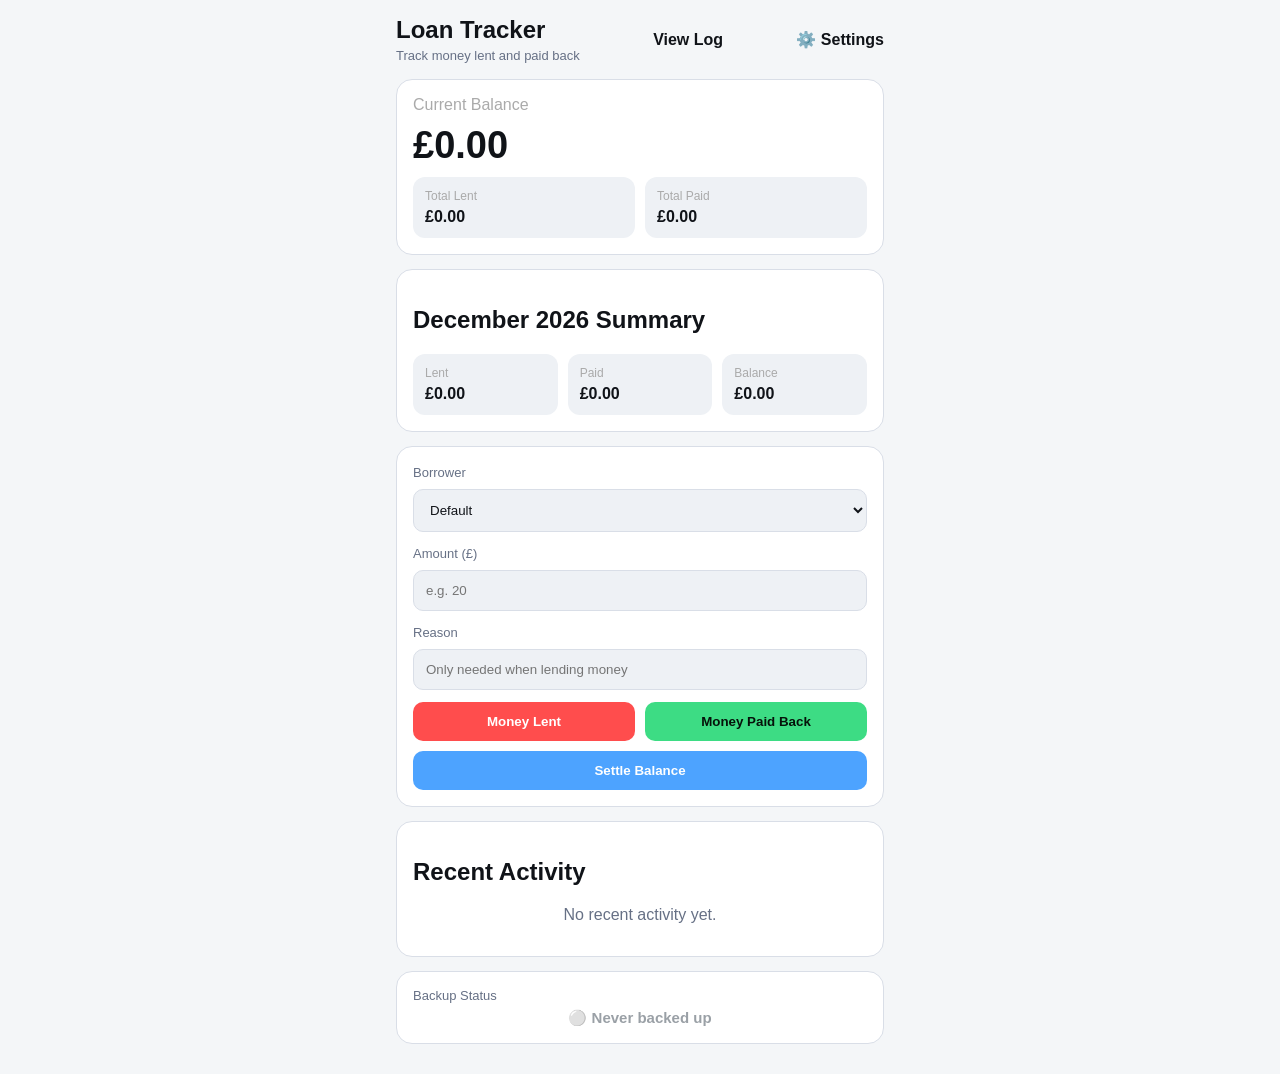
<file: index.html>
<!DOCTYPE html>
<html lang="en">
<head>
 <link rel="manifest" href="manifest.json">
<meta name="theme-color" content="#0f172a">
<meta name="apple-mobile-web-app-capable" content="yes">
<meta name="apple-mobile-web-app-status-bar-style" content="black-translucent">
<meta name="apple-mobile-web-app-title" content="Loan Tracker">
<link rel="apple-touch-icon" href="icon-192.png"> 
  <meta charset="UTF-8" />
  <meta name="viewport" content="width=device-width, initial-scale=1.0" />
  <title>Loan Tracker</title>
  <link rel="stylesheet" href="style.css" />
</head>
<body>

  <div class="app">

    <header class="header">
      <div>
        <h1>Loan Tracker</h1>
        <p>Track money lent and paid back</p>
      </div>
      <a href="log.html" class="link-btn">View Log</a>
     <a class="link-btn" href="settings.html">⚙️ Settings</a>
    </header>

    <section class="card balance-card">
      <p>Current Balance</p>
      <div id="balance">£0.00</div>

      <div class="stats">
        <div>
          <span>Total Lent</span>
          <strong id="totalLent">£0.00</strong>
        </div>

        <div>
          <span>Total Paid</span>
          <strong id="totalPaid">£0.00</strong>
        </div>
      </div>
    </section>

    <section class="card monthly-card">
      <h2 id="monthTitle">This Month</h2>

      <div class="monthly-grid">
        <div>
          <span>Lent</span>
          <strong id="monthLent">£0.00</strong>
        </div>

        <div>
          <span>Paid</span>
          <strong id="monthPaid">£0.00</strong>
        </div>

        <div>
          <span>Balance</span>
          <strong id="monthBalance">£0.00</strong>
        </div>
      </div>
    </section>

    <section class="card">
    <label>Borrower</label>
<select id="borrowerSelect"></select>
      <label>Amount (£)</label>
      <input id="amount" type="number" placeholder="e.g. 20" />

      <label>Reason</label>
      <input id="reason" type="text" placeholder="Only needed when lending money" />

      <div class="buttons">
        <button id="lendBtn" class="btn-lent">Money Lent</button>
        <button id="paidBtn" class="btn-paid">Money Paid Back</button>
      </div>

      <button id="settleBtn" class="settle-btn">Settle Balance</button>
    </section>

    <section class="card">
      <h2>Recent Activity</h2>
      <div id="recentList"></div>
    </section>

 <a href="settings.html" class="card backup-status-card">
  <span>Backup Status</span>
  <strong id="lastBackup">⚪ Never backed up</strong>
</a>

 


  </div>

  <script src="data.js"></script>
  <script src="script.js"></script>
 <script>
  if ("serviceWorker" in navigator) {
    window.addEventListener("load", () => {
      navigator.serviceWorker.register("./service-worker.js");
    });
  }
</script>
</body>
</html>
<!-- force redeploy -->
</file>
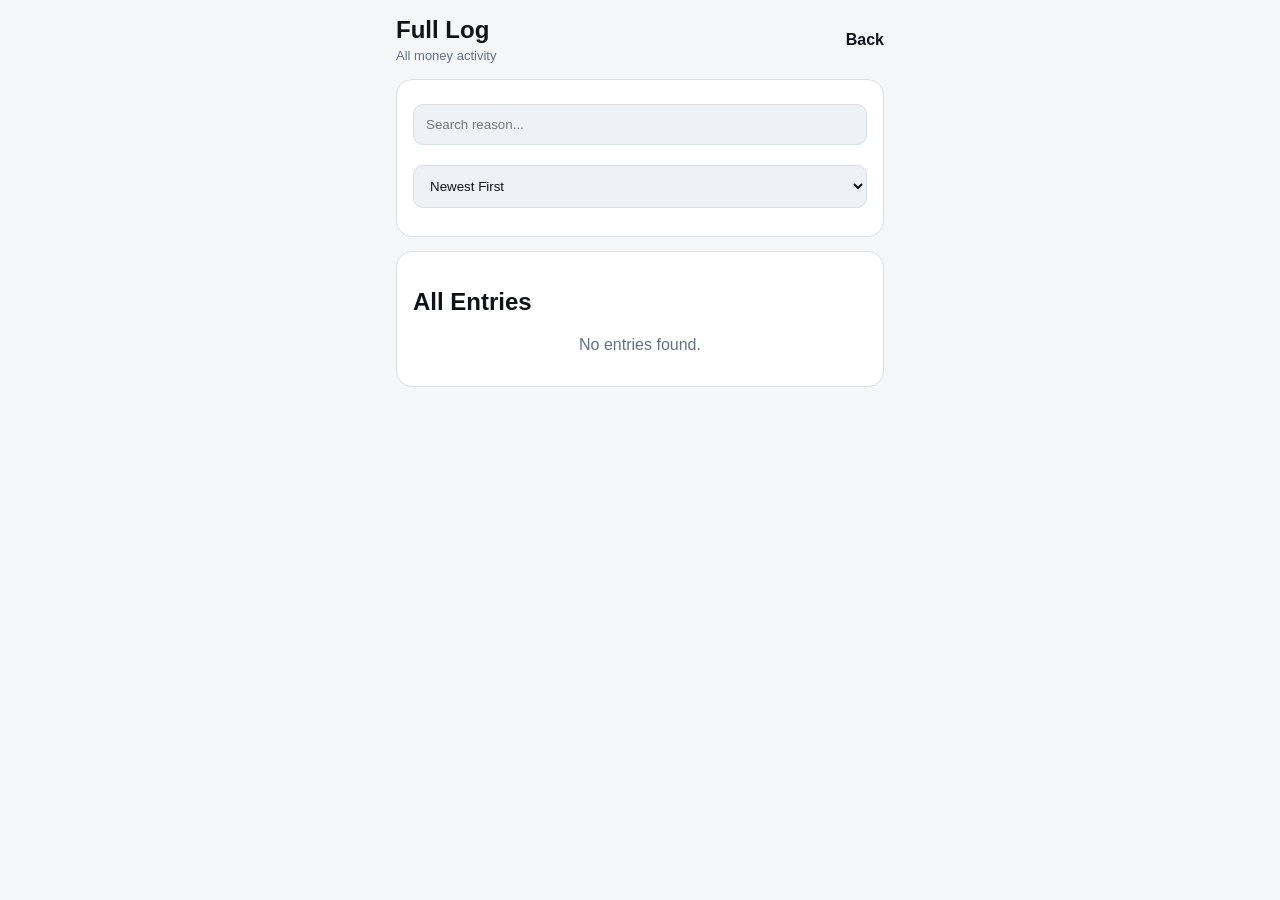
<file: log.html>
<!DOCTYPE html>
<html lang="en">
<head>
  <meta charset="UTF-8" />
  <meta name="viewport" content="width=device-width, initial-scale=1.0" />
  <title>Full Log</title>
  <link rel="stylesheet" href="style.css" />
</head>
<body>

  <div class="app">

    <header class="header">
      <div>
        <h1>Full Log</h1>
        <p>All money activity</p>
      </div>
      <a href="index.html" class="link-btn">Back</a>
    </header>

    <section class="card">
      <input id="search" type="text" placeholder="Search reason..." />

      <select id="sort">
        <option value="date-desc">Newest First</option>
        <option value="date-asc">Oldest First</option>
        <option value="amount-desc">Amount ↓</option>
        <option value="amount-asc">Amount ↑</option>
      </select>
    </section>

    <section class="card">
      <h2>All Entries</h2>
      <div id="logContainer"></div>
    </section>

  </div>

   <script src="data.js"></script>
   <script src="script.js"></script>

  <script>
    if ("serviceWorker" in navigator) {
      window.addEventListener("load", () => {
        navigator.serviceWorker.register("./service-worker.js");
      });
    }
  </script>
</body>
</html>
</file>
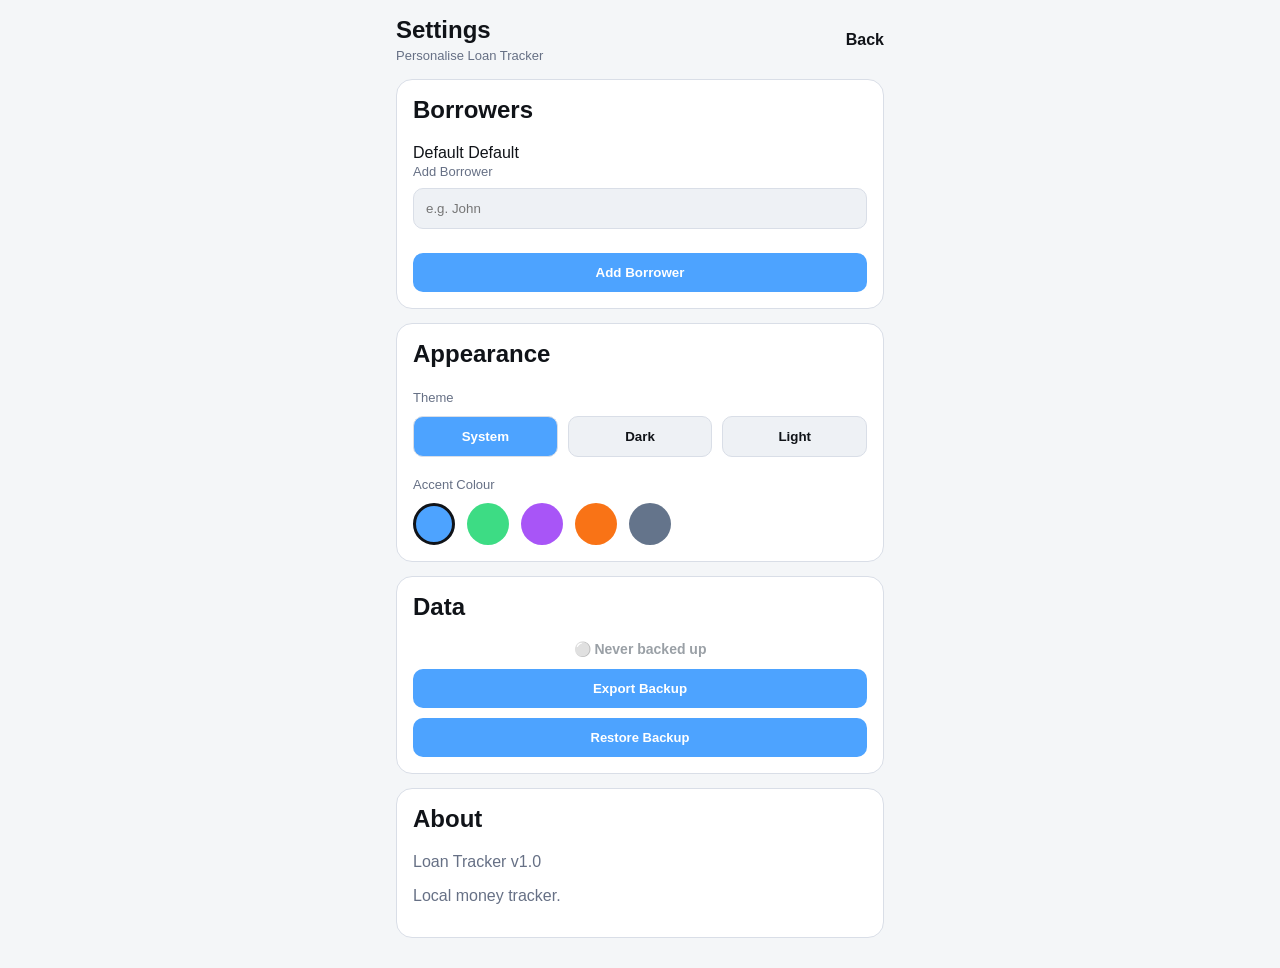
<file: settings.html>
<!DOCTYPE html>
<html lang="en">
<head>
  <meta charset="UTF-8">
  <meta name="viewport" content="width=device-width, initial-scale=1.0">
  <title>Settings</title>
  <link rel="stylesheet" href="style.css">
</head>
<body>
  <div class="app">
    <div class="header">
      <div>
        <h1>Settings</h1>
        <p>Personalise Loan Tracker</p>
      </div>
      <a class="link-btn" href="index.html">Back</a>
    </div>

    <section class="card settings-card">
  <h2>Borrowers</h2>

  <div id="borrowerList"></div>

  <label>Add Borrower</label>
  <input id="newBorrowerName" type="text" placeholder="e.g. John" />

  <button id="addBorrowerBtn" class="settings-main-btn">
    Add Borrower
  </button>
</section>

    <section class="card settings-card">
      <h2>Appearance</h2>

      <label>Theme</label>
      <div class="settings-options">
        <button class="setting-choice" data-theme="system">System</button>
        <button class="setting-choice" data-theme="dark">Dark</button>
        <button class="setting-choice" data-theme="light">Light</button>
      </div>

      <label>Accent Colour</label>
      <div class="accent-grid">
        <button class="accent-dot blue" data-accent="blue"></button>
        <button class="accent-dot green" data-accent="green"></button>
        <button class="accent-dot purple" data-accent="purple"></button>
        <button class="accent-dot orange" data-accent="orange"></button>
        <button class="accent-dot slate" data-accent="slate"></button>
      </div>
    </section>

    <section class="card settings-card">
      <h2>Data</h2>

      <div class="backup-text" id="lastBackup">⚪ Never backed up</div>

      <button id="exportBtn" class="settings-main-btn">Export Backup</button>

      <label for="importInput" class="import-label">Restore Backup</label>
      <input id="importInput" type="file" accept="application/json">
    </section>

    <section class="card settings-card">
      <h2>About</h2>
      <p id="appVersion" class="muted">
    Loan Tracker v1.0
        
        
</p>
      <div id="developerMenu" class="developer-menu hidden">

    <h2>Developer</h2>

    <button id="refreshAppBtn">
        🔄 Refresh App
    </button>

    <button id="clearCacheBtn">
        🗑 Clear Cache
    </button>

    <button id="reloadPWABtn">
        ♻ Reload PWA
    </button>

</div>
      
      <p class="muted">Local money tracker.</p>
    </section>
  </div>

  <script src="data.js"></script>
  <script src="script.js"></script>
  <script>
  if ("serviceWorker" in navigator) {
    window.addEventListener("load", () => {
      navigator.serviceWorker.register("./service-worker.js");
    });
  }
</script>
</body>
</html>
</file>
<file: style.css>
* {
  box-sizing: border-box;
  font-family: Arial, sans-serif;
}

body {
  margin: 0;
  background: #0d0f12;
  color: white;
}

.app {
  max-width: 520px;
  margin: 0 auto;
  padding: 16px;
}

.header {
  display: flex;
  justify-content: space-between;
  align-items: center;
  margin-bottom: 16px;
}

.header h1 {
  margin: 0;
  font-size: 24px;
}

.header p {
  margin: 4px 0 0;
  color: #aaa;
  font-size: 13px;
}

.link-btn {
  color: #4da3ff;
  text-decoration: none;
  font-weight: bold;
}

.card {
  background: #181b20;
  padding: 16px;
  border-radius: 16px;
  margin-bottom: 14px;
  border: 1px solid #262b33;
}

.balance-card p {
  color: #aaa;
  margin: 0;
}

#balance {
  font-size: 38px;
  font-weight: bold;
  margin: 10px 0;
}

.stats,
.monthly-grid {
  display: flex;
  gap: 10px;
}

.stats div,
.monthly-grid div {
  flex: 1;
  background: #101318;
  padding: 12px;
  border-radius: 12px;
}

.stats span,
.monthly-grid span {
  display: block;
  color: #aaa;
  font-size: 12px;
  margin-bottom: 5px;
}

input,
select {
  width: 100%;
  padding: 12px;
  margin: 8px 0 12px;
  border-radius: 10px;
  border: 1px solid #333;
  background: #101318;
  color: white;
}

label {
  font-size: 13px;
  color: #aaa;
}

.buttons {
  display: flex;
  gap: 10px;
}

button {
  border: none;
  border-radius: 10px;
  padding: 12px;
  font-weight: bold;
  color: white;
  cursor: pointer;
  transition: transform 0.18s ease, background 0.18s ease;
}

button:active {
  transform: scale(0.97);
}

.btn-lent {
  flex: 1;
  background: #ff4d4d;
}

.btn-paid {
  flex: 1;
  background: #3ddc84;
  color: #06120a;
}

.settle-btn {
  width: 100%;
  margin-top: 10px;
  background: #4da3ff;
}

.log-item,
.recent-item {
  display: flex;
  justify-content: space-between;
  align-items: center;
  gap: 12px;
  padding: 14px;
  margin-top: 10px;
  border-radius: 14px;
  border-left: 6px solid;
  background: #101318;
}

.log-item.lent,
.recent-item.lent {
  border-left-color: #ff4d4d;
  background: rgba(255, 77, 77, 0.1);
}

.log-item.paid,
.recent-item.paid {
  border-left-color: #3ddc84;
  background: rgba(61, 220, 132, 0.1);
}

.entry-info strong {
  font-size: 20px;
}

.entry-info p {
  margin: 4px 0;
  font-weight: bold;
}

.entry-info small {
  color: #aaa;
  font-size: 12px;
}

.entry-actions {
  display: flex;
  flex-direction: column;
  align-items: flex-end;
  gap: 8px;
}

.tag {
  padding: 5px 9px;
  border-radius: 999px;
  font-size: 11px;
  font-weight: bold;
}

.lent .tag {
  background: #ff4d4d;
  color: white;
}

.paid .tag {
  background: #3ddc84;
  color: #06120a;
}

.edit-btn {
  background: #4da3ff;
  padding: 7px 10px;
  font-size: 12px;
}

.delete-btn {
  background: #2b2f36;
  padding: 7px 10px;
  font-size: 12px;
}

.delete-btn:hover {
  background: #ff4d4d;
}

.backup-card button {
  width: 100%;
  background: #2b2f36;
  margin-bottom: 10px;
}

.backup-text {
  text-align: center;
  font-size: 14px;
  font-weight: bold;
}

.backup-good {
  color: #3ddc84;
}

.backup-warning {
  color: #f1c40f;
}

.backup-danger {
  color: #ff4d4d;
}

.backup-none {
  color: #9aa0a6;
}

.empty {
  color: #aaa;
  text-align: center;
}

.undo-bar {
  position: fixed;
  left: 16px;
  right: 16px;
  bottom: 16px;
  max-width: 500px;
  margin: 0 auto;
  background: #222831;
  border: 1px solid #333b46;
  color: white;
  padding: 12px;
  border-radius: 14px;
  display: flex;
  justify-content: space-between;
  align-items: center;
  z-index: 9999;
}

.undo-bar button {
  background: #3ddc84;
  color: #06120a;
}

.modal-overlay {
  position: fixed;
  inset: 0;
  background: rgba(0,0,0,0.65);
  display: none;
  align-items: center;
  justify-content: center;
  padding: 16px;
  z-index: 10000;
}

.modal-overlay.show {
  display: flex;
}

.modal {
  width: 100%;
  max-width: 420px;
  background: #181b20;
  border: 1px solid #333b46;
  border-radius: 18px;
  padding: 18px;
}

.modal h2 {
  margin-top: 0;
}

.modal-actions {
  display: flex;
  gap: 10px;
  margin-top: 12px;
}

.modal-cancel {
  flex: 1;
  background: #2b2f36;
}

.modal-save {
  flex: 1;
  background: #3ddc84;
  color: #06120a;
}

.modal-danger {
  flex: 1;
  background: #ff4d4d;
}

.fade-in {
  animation: fadeInUp 0.25s ease;
}

.pulse {
  animation: pulsePop 0.3s ease;
}

@keyframes fadeInUp {
  from {
    opacity: 0;
    transform: translateY(8px);
  }

  to {
    opacity: 1;
    transform: translateY(0);
  }
}

@keyframes pulsePop {
  0% {
    transform: scale(1);
  }

  50% {
    transform: scale(1.06);
  }

  100% {
    transform: scale(1);
  }
}
.import-label {
  display: block;
  text-align: center;
  background: #4da3ff;
  color: white;
  padding: 12px;
  border-radius: 10px;
  font-weight: bold;
  margin-top: 10px;
}

#importInput {
  margin-top: 10px;
}
:root {
  --bg: #0d0f12;
  --card: #181b20;
  --card-soft: #101318;
  --text: #ffffff;
  --muted: #aaa;
  --border: #262b33;
  --accent: #4da3ff;
}

body.theme-light {
  --bg: #f4f6f8;
  --card: #ffffff;
  --card-soft: #eef1f5;
  --text: #101318;
  --muted: #667085;
  --border: #d9dee7;
}

body.accent-blue { --accent: #4da3ff; }
body.accent-green { --accent: #3ddc84; }
body.accent-purple { --accent: #a855f7; }
body.accent-orange { --accent: #f97316; }
body.accent-slate { --accent: #64748b; }

body {
  background: var(--bg);
  color: var(--text);
}

.card,
.modal {
  background: var(--card);
  border-color: var(--border);
}

.stats div,
.monthly-grid div,
input,
select,
.log-item,
.recent-item {
  background: var(--card-soft);
  color: var(--text);
  border-color: var(--border);
}

.header p,
label,
.entry-info small,
.empty,
.muted {
  color: var(--muted);
}

.edit-btn,
.settle-btn,
.import-label,
.settings-main-btn {
  background: var(--accent);
  color: white;
}

.link-btn {
  background: transparent;
  color: var(--text);
  text-decoration: none;
  font-weight: 700;
}


.backup-status-card {
  display: block;
  text-decoration: none;
  color: var(--text);
}

.backup-status-card span {
  display: block;
  color: var(--muted);
  font-size: 13px;
  margin-bottom: 6px;
}

.backup-status-card strong {
  display: block;
  font-size: 15px;
}

.settings-card h2 {
  margin-top: 0;
}

.settings-options {
  display: flex;
  gap: 10px;
  margin: 10px 0 18px;
}

.setting-choice {
  flex: 1;
  background: var(--card-soft);
  color: var(--text);
  border: 1px solid var(--border);
}

.setting-choice.active {
  background: var(--accent);
  color: white;
}

.accent-grid {
  display: flex;
  gap: 12px;
  margin-top: 10px;
}

.accent-dot {
  width: 42px;
  height: 42px;
  border-radius: 999px;
  border: 3px solid transparent;
}

.accent-dot.active {
  border-color: var(--text);
}

.accent-dot.blue { background: #4da3ff; }
.accent-dot.green { background: #3ddc84; }
.accent-dot.purple { background: #a855f7; }
.accent-dot.orange { background: #f97316; }
.accent-dot.slate { background: #64748b; }

.settings-main-btn {
  width: 100%;
  margin-top: 12px;

}
#importInput {
  display: none;
}
.hidden{
    display:none;
}

.developer-menu{
    margin-top:25px;
    padding-top:20px;
    border-top:1px solid rgba(255,255,255,.1);
}

.developer-menu button{
    width:100%;
    margin-top:10px;
}
.update-banner {
  position: fixed;
  left: 16px;
  right: 16px;
  bottom: 18px;
  z-index: 99999;

  background: var(--card);
  color: var(--text);
  border: 1px solid var(--border);
  border-radius: 18px;
  padding: 16px;

  box-shadow: 0 18px 50px rgba(0, 0, 0, 0.35);

  display: none;
  animation: slideUp 0.3s ease;
}

.update-banner.show {
  display: block;
}

.update-banner strong {
  display: block;
  font-size: 16px;
  margin-bottom: 4px;
}

.update-banner p {
  margin: 0 0 12px;
  color: var(--muted);
  font-size: 14px;
}

.update-banner button {
  width: 100%;
  border: 0;
  border-radius: 14px;
  padding: 12px;
  background: var(--accent);
  color: white;
  font-weight: 800;
}

@keyframes slideUp {
  from {
    transform: translateY(24px);
    opacity: 0;
  }

  to {
    transform: translateY(0);
    opacity: 1;
  }
}
.modal {
  width: calc(100% - 32px);
  max-width: 420px;
  box-sizing: border-box;
}

.modal input,
.modal select {
  width: 100%;
  box-sizing: border-box;
}

.edit-date-row {
  display: flex;
  flex-direction: column;
  gap: 10px;
}
#borrowerList {
  display: flex;
  flex-direction: column;
  gap: 10px;
}
</file>
